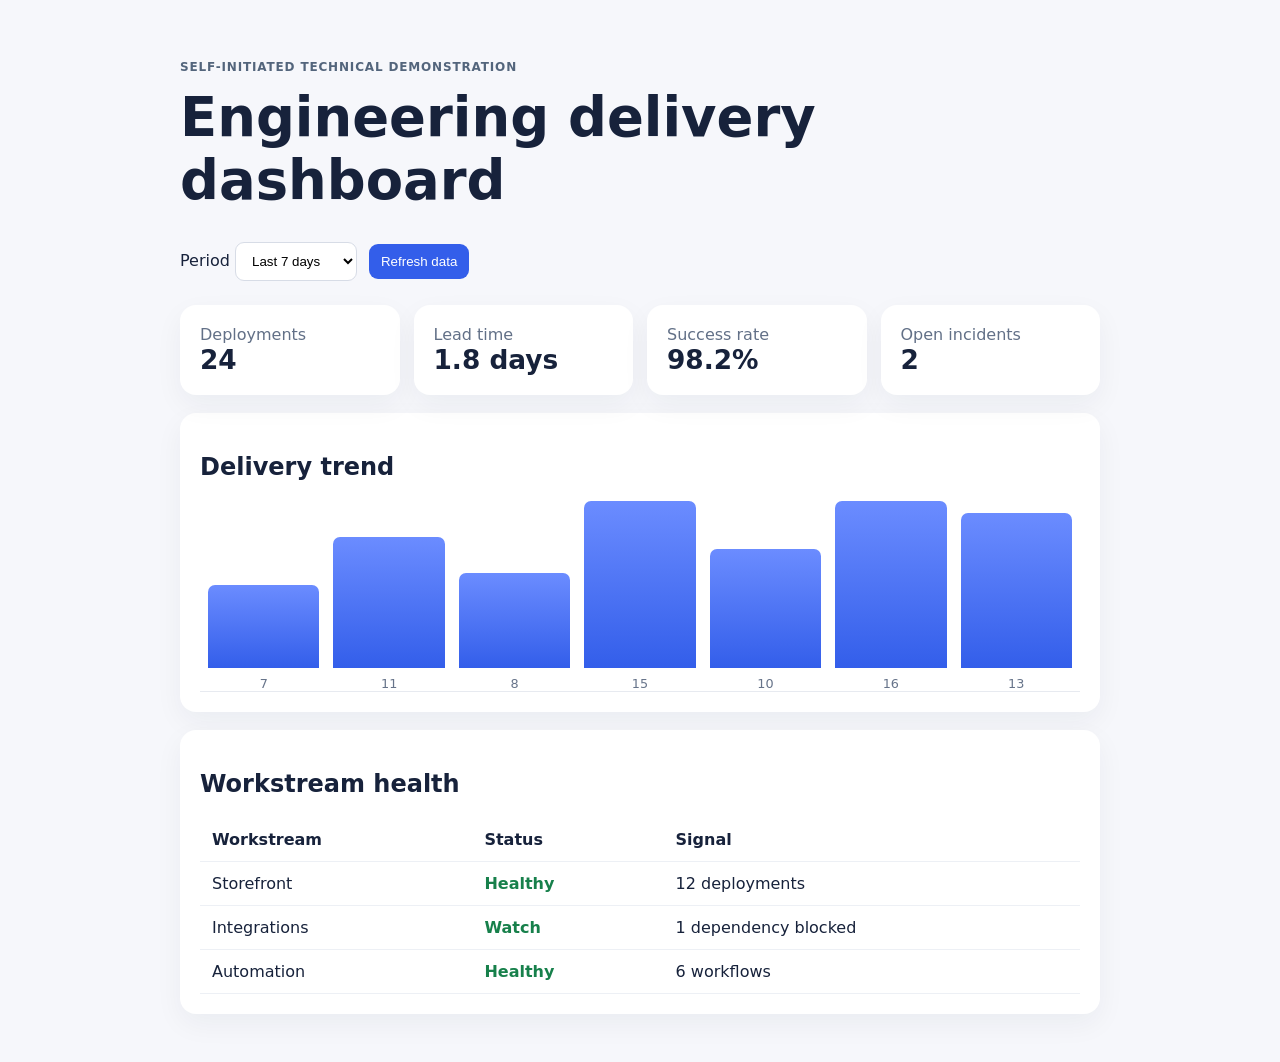
<file: engineering-metrics-dashboard/index.html>
<!doctype html><html lang="en"><head><meta charset="utf-8"><meta name="viewport" content="width=device-width,initial-scale=1"><title>Engineering Delivery Dashboard</title><link rel="stylesheet" href="style.css"></head><body><main><p>SELF-INITIATED TECHNICAL DEMONSTRATION</p><h1>Engineering delivery dashboard</h1><section class="filters"><label>Period <select id="period"><option value="week">Last 7 days</option><option value="month">Last 30 days</option></select></label><button id="refresh">Refresh data</button></section><section id="metrics" class="metrics"></section><section class="panel"><h2>Delivery trend</h2><div id="chart" class="chart" aria-label="Weekly delivery chart"></div></section><section class="panel"><h2>Workstream health</h2><div id="table"></div></section></main><script src="app.js"></script></body></html>
</file>
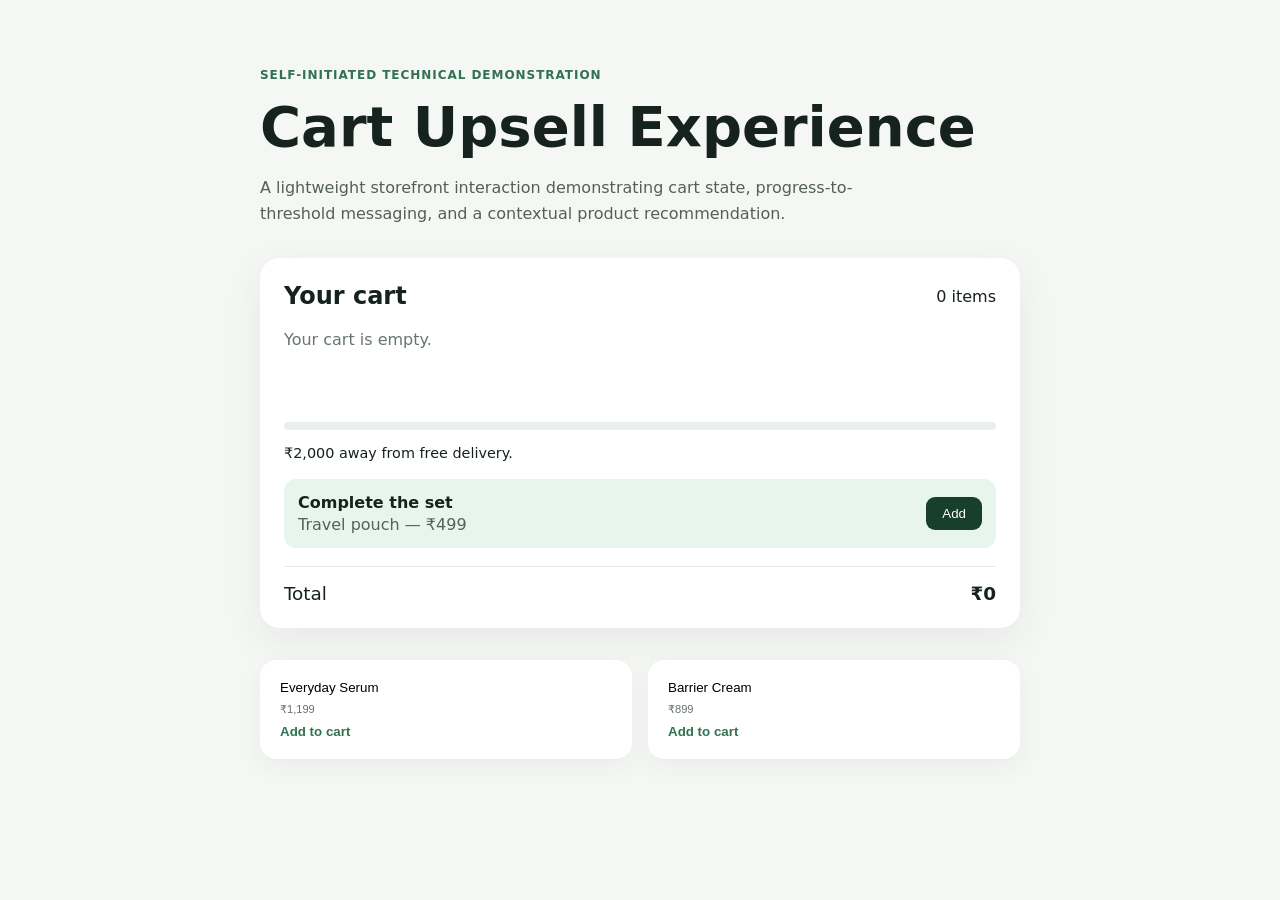
<file: shopify-cart-upsell-demo/index.html>
<!doctype html>
<html lang="en">
  <head>
    <meta charset="utf-8" />
    <meta name="viewport" content="width=device-width, initial-scale=1" />
    <title>Cart Upsell Demo</title>
    <link rel="stylesheet" href="styles.css" />
  </head>
  <body>
    <main>
      <p class="eyebrow">Self-initiated technical demonstration</p>
      <h1>Cart Upsell Experience</h1>
      <p class="intro">A lightweight storefront interaction demonstrating cart state, progress-to-threshold messaging, and a contextual product recommendation.</p>
      <section class="card" aria-labelledby="cart-title">
        <div class="heading"><h2 id="cart-title">Your cart</h2><span id="count">0 items</span></div>
        <div id="items" class="items" aria-live="polite"></div>
        <div class="threshold"><div class="bar"><span id="progress"></span></div><p id="threshold-copy"></p></div>
        <div id="upsell" class="upsell" hidden>
          <div><strong>Complete the set</strong><p>Travel pouch — ₹499</p></div>
          <button id="upsell-button" type="button">Add</button>
        </div>
        <div class="total"><span>Total</span><strong id="total">₹0</strong></div>
      </section>
      <section class="products" aria-label="Products">
        <button class="product" data-name="Everyday Serum" data-price="1199"><span>Everyday Serum</span><small>₹1,199</small><b>Add to cart</b></button>
        <button class="product" data-name="Barrier Cream" data-price="899"><span>Barrier Cream</span><small>₹899</small><b>Add to cart</b></button>
      </section>
    </main>
    <script src="app.js"></script>
  </body>
</html>
</file>
<file: engineering-metrics-dashboard/style.css>
:root{font-family:Inter,system-ui,sans-serif;background:#f6f7fb;color:#17223b}body{margin:0}main{max-width:920px;margin:auto;padding:48px 22px}p{color:#53657c;letter-spacing:.07em;font-size:.75rem;font-weight:700}h1{font-size:clamp(2rem,5vw,3.4rem);margin:.25rem 0 30px}.filters{display:flex;gap:12px;align-items:center;margin-bottom:24px}.filters select,.filters button{padding:10px 12px;border-radius:9px;border:1px solid #d7dce6;background:#fff}.filters button{background:#335eea;color:#fff;border:0}.metrics{display:grid;grid-template-columns:repeat(4,1fr);gap:14px}.metrics article,.panel{background:#fff;border-radius:16px;padding:20px;box-shadow:0 10px 28px #14213d0d}.metrics span{display:block;color:#627087}.metrics strong{font-size:1.65rem}.panel{margin-top:18px}.chart{height:190px;display:flex;align-items:end;gap:14px;border-bottom:1px solid #e7eaf0;padding:0 8px}.chart div{height:100%;flex:1;display:flex;flex-direction:column;justify-content:end;align-items:center;gap:8px}.chart i{display:block;width:100%;background:linear-gradient(#6b8cff,#335eea);border-radius:7px 7px 0 0}.chart span{font-size:.8rem;color:#67748a}table{width:100%;border-collapse:collapse}th,td{text-align:left;padding:12px;border-bottom:1px solid #edf0f5}.status{color:#17804b;font-weight:700}@media(max-width:600px){.metrics{grid-template-columns:repeat(2,1fr)}}
</file>
<file: shopify-cart-upsell-demo/styles.css>
:root{font-family:Inter,system-ui,sans-serif;color:#15221d;background:#f5f7f4}body{margin:0}main{max-width:760px;margin:0 auto;padding:56px 24px}.eyebrow{color:#327152;font-weight:700;text-transform:uppercase;font-size:.75rem;letter-spacing:.08em}h1{font-size:clamp(2rem,6vw,3.5rem);margin:.25rem 0}.intro{max-width:650px;line-height:1.6;color:#536058}.card{background:#fff;border-radius:20px;padding:24px;box-shadow:0 12px 40px #17321a12;margin:32px 0}.heading,.item,.total,.upsell{display:flex;justify-content:space-between;align-items:center}.heading h2{margin:0}.items{min-height:72px;margin:20px 0}.item{padding:12px 0;border-bottom:1px solid #e7ebe7}.empty{color:#68756d}.remove{border:0;background:transparent;font-size:1.3rem;cursor:pointer;color:#8c3026}.bar{height:8px;background:#e9efea;border-radius:8px;overflow:hidden}.bar span{display:block;height:100%;background:#3e9366;transition:width .2s}.threshold p{font-size:.9rem}.upsell{margin:18px 0;padding:14px;background:#e8f5ec;border-radius:12px}.upsell p{margin:3px 0 0;color:#526459}.upsell button,.product{cursor:pointer;border:0}.upsell button{background:#173f2a;color:#fff;border-radius:9px;padding:9px 16px}.total{font-size:1.15rem;padding-top:16px;border-top:1px solid #e7ebe7}.products{display:grid;grid-template-columns:repeat(2,1fr);gap:16px}.product{text-align:left;border-radius:16px;padding:20px;background:#fff;box-shadow:0 8px 25px #17321a0d}.product span,.product small,.product b{display:block}.product small{margin:8px 0;color:#647068}.product b{color:#327152}@media(max-width:500px){.products{grid-template-columns:1fr}}
</file>
